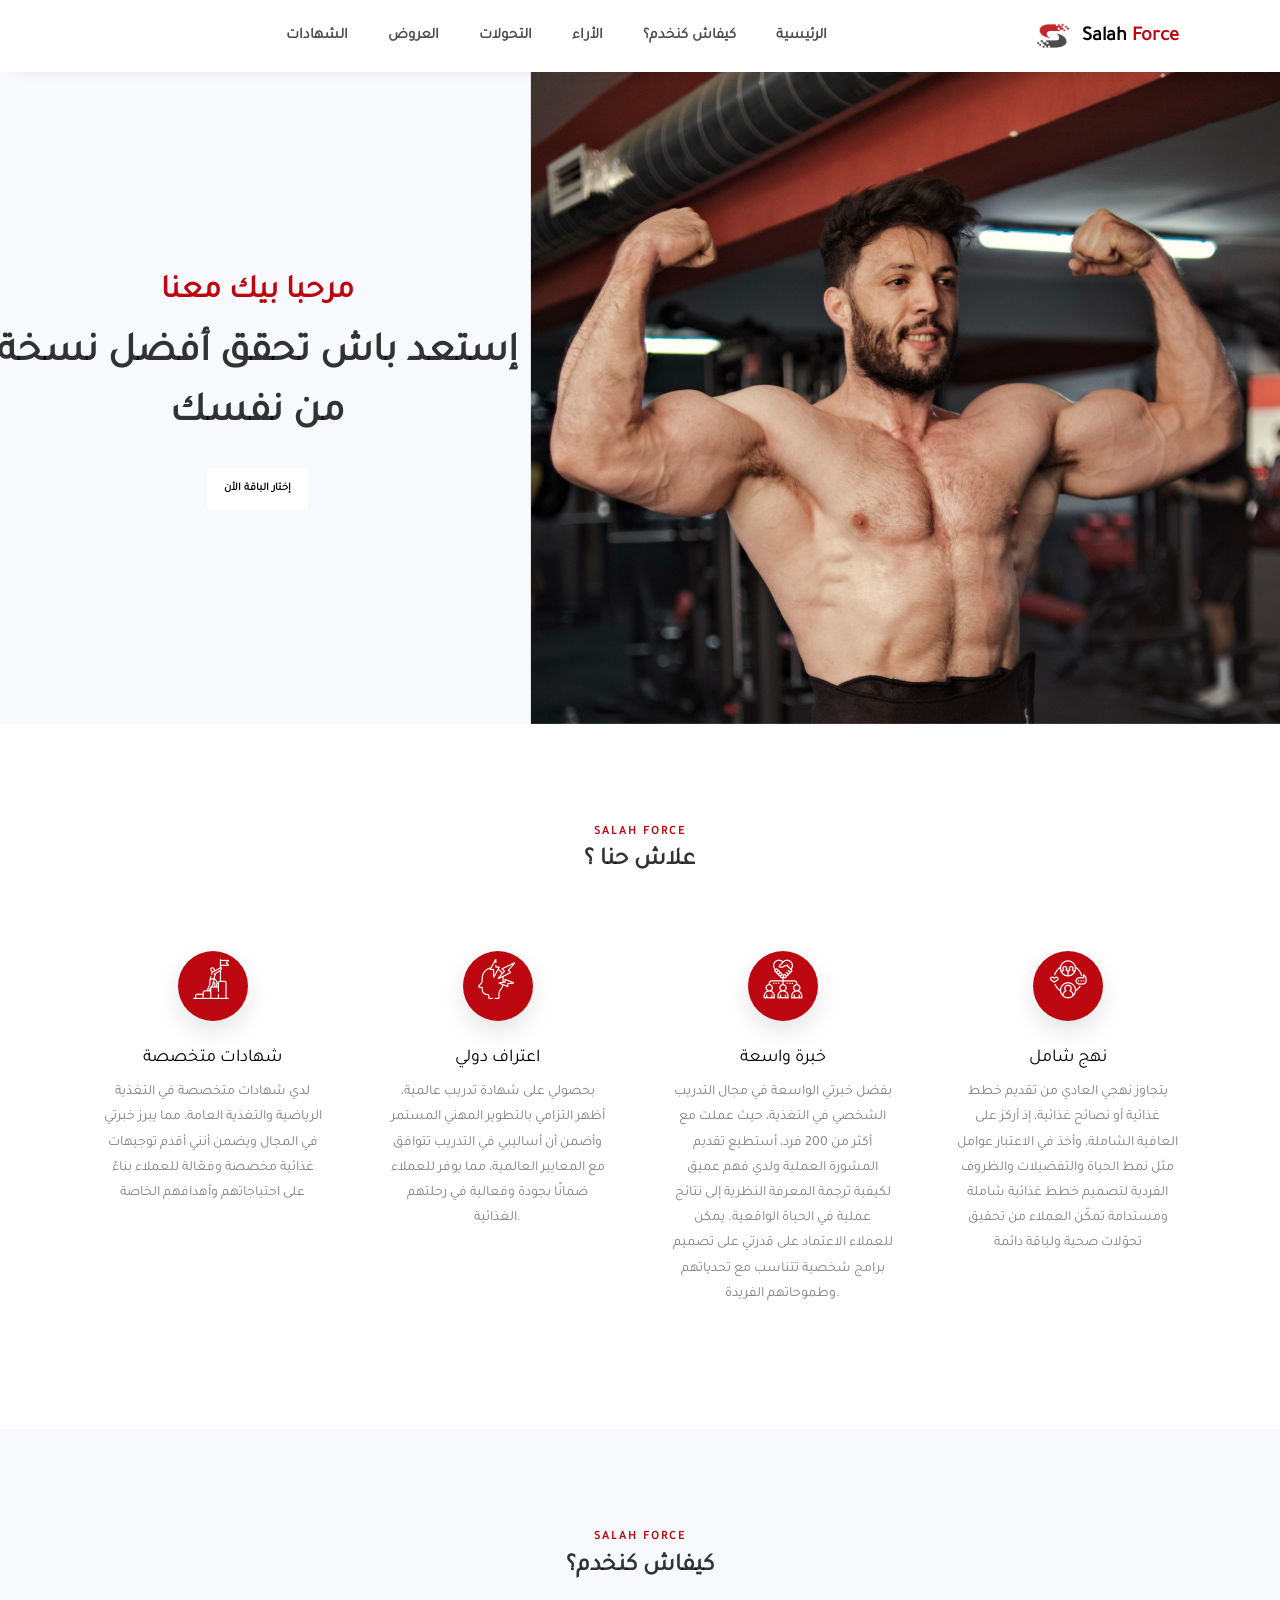
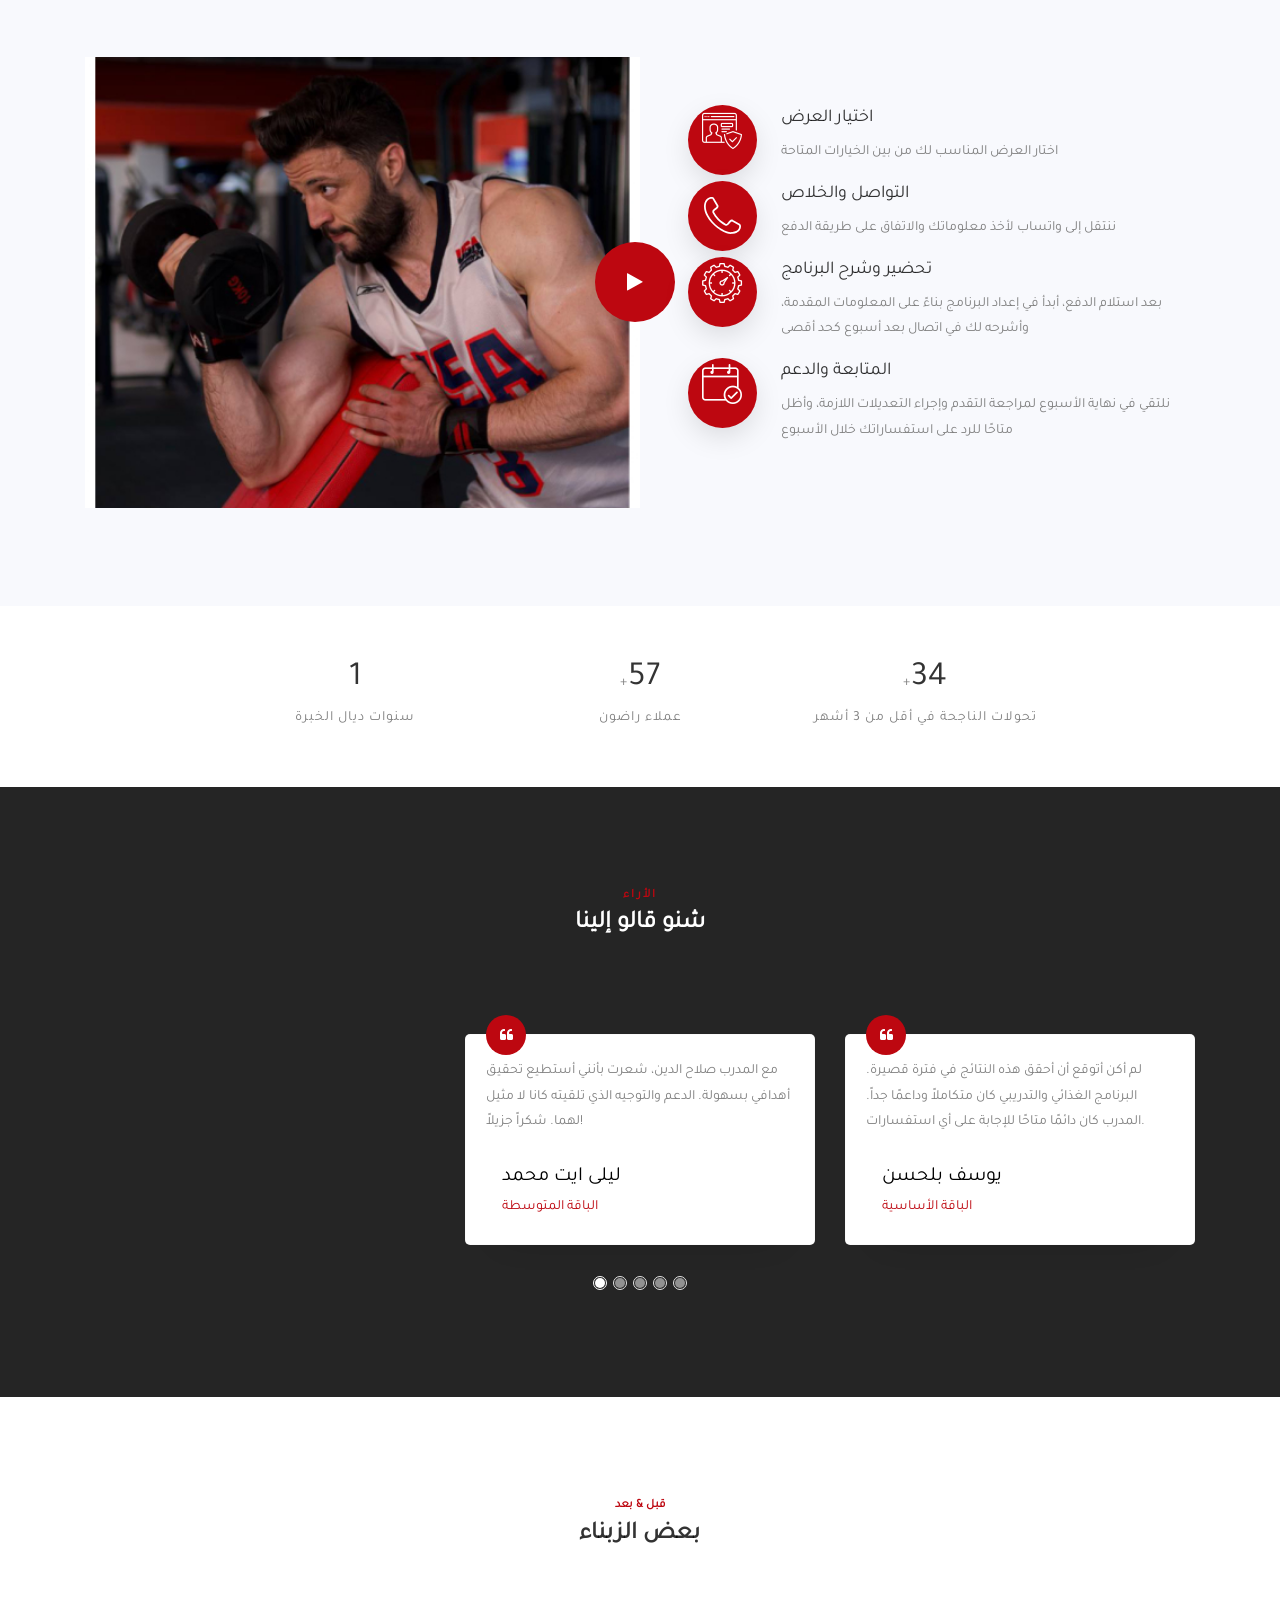
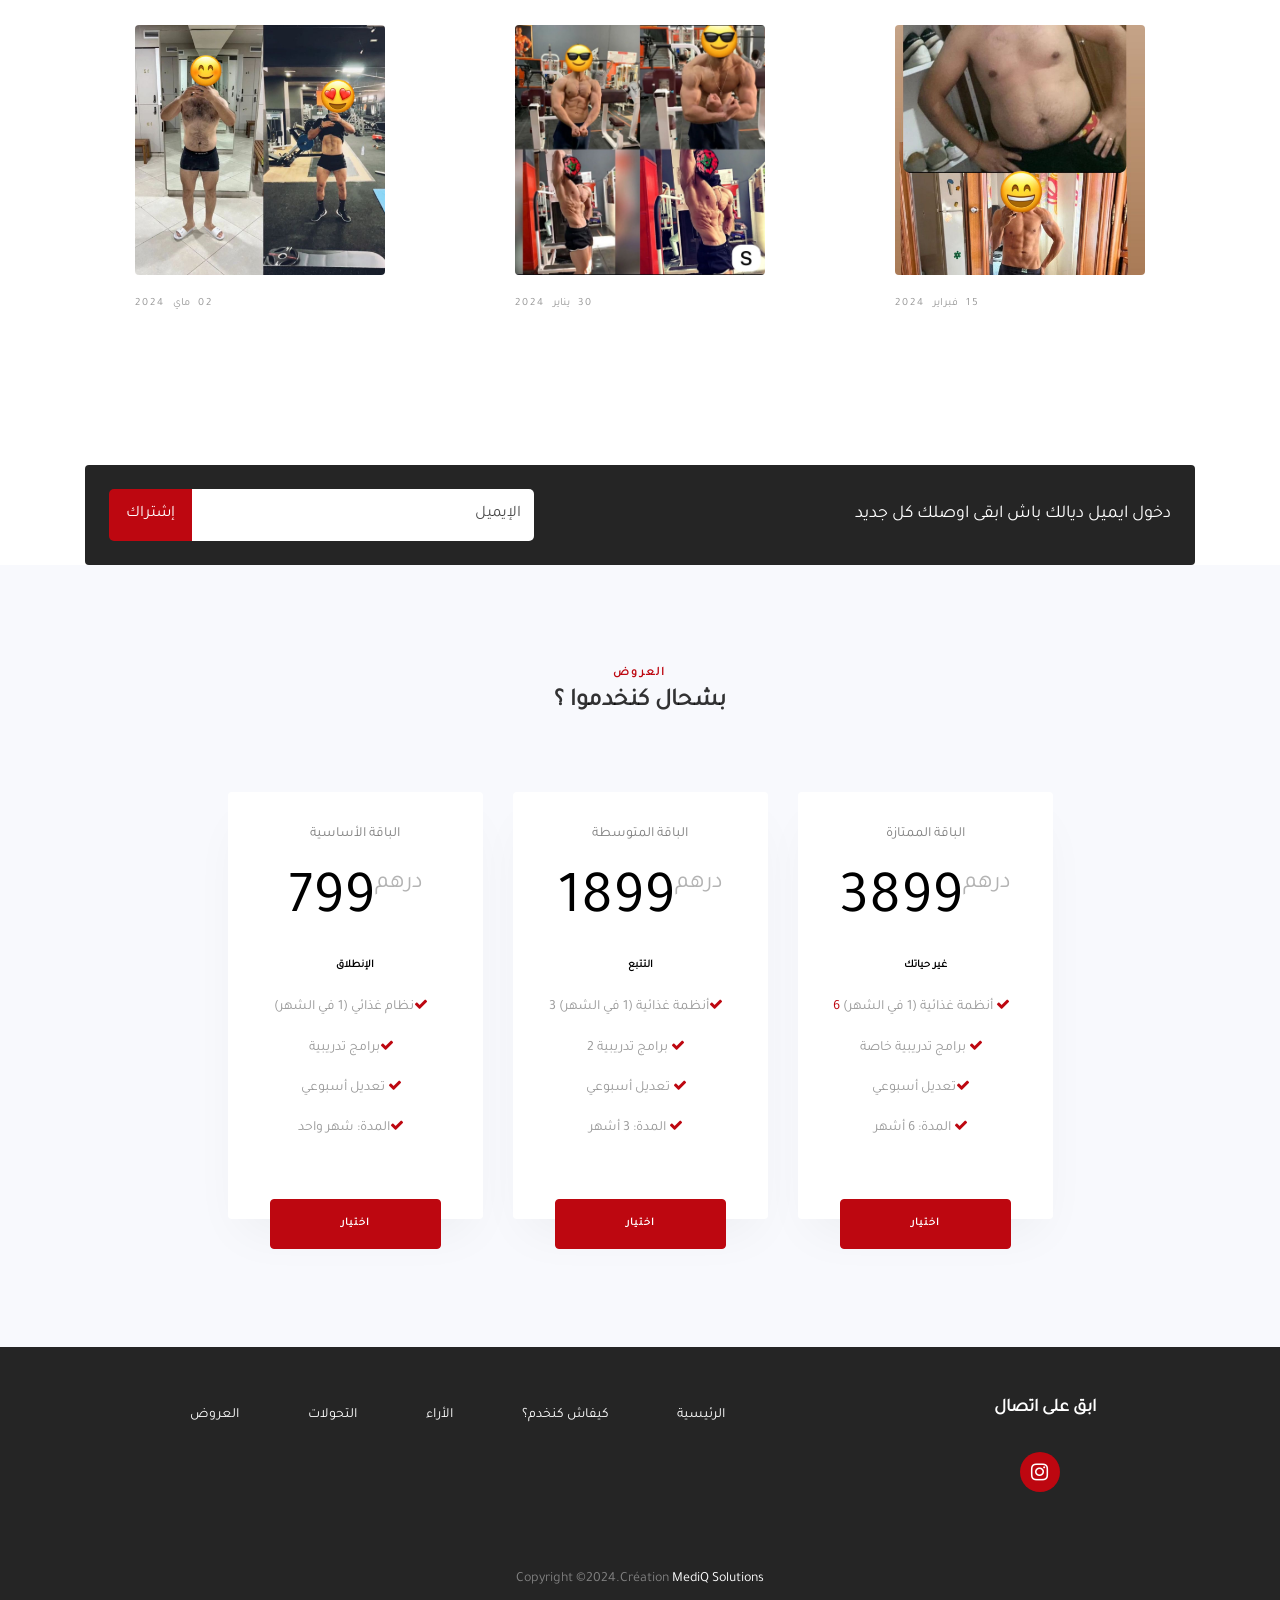
<file: index.html>
<!DOCTYPE html>
<html lang="en">
  <head>
    <title>SalahForce</title>
    <meta charset="utf-8">
    <meta name="viewport" content="width=device-width, initial-scale=1, shrink-to-fit=no">
    
	<link rel="icon" href="images/salah-logo.png" type="image/icon type">

    <link href="https://fonts.googleapis.com/css?family=Poppins:300,400,500,600,700,800,900&display=swap" rel="stylesheet">

    <link rel="stylesheet" href="https://stackpath.bootstrapcdn.com/font-awesome/4.7.0/css/font-awesome.min.css">
    <link rel="stylesheet" href="css/animate.css">
    
    <link rel="stylesheet" href="css/owl.carousel.min.css">
    <link rel="stylesheet" href="css/owl.theme.default.min.css">
    <link rel="stylesheet" href="css/magnific-popup.css">

    <link rel="stylesheet" href="css/flaticon.css">
    <link rel="stylesheet" href="css/style.css">
  </head>
  <body>

	<nav class="navbar navbar-expand-lg navbar-dark ftco_navbar bg-dark ftco-navbar-light" id="ftco-navbar" style="position:fixed;width: 100%;">
	    <div class="container">
				
			<div class="collapse navbar-collapse" id="ftco-nav">
				<ul class="navbar-nav m-auto">
					<li class="nav-item"><a href="certifications.html" class="nav-link" style="letter-spacing: 0px;" >الشهادات </a></li>
					<li class="nav-item"><a href="#prices" class="nav-link" style="letter-spacing: 0px;" >العروض</a></li>
					<li class="nav-item"><a href="#results" class="nav-link" style="letter-spacing: 0px;" >التحولات</a></li>
					<li class="nav-item"><a href="#reviews" class="nav-link" style="letter-spacing: 0px;" >الأراء</a></li>
					<li class="nav-item"><a href="#why-us" class="nav-link" style="letter-spacing: 0px;" > كيفاش كنخدم؟</a></li>
					<li class="nav-item"><a href="#home" class="nav-link" style="letter-spacing: 0px;" >الرئيسية</a></li>
				</ul>
	      	</div>
	    	<a class="navbar-brand" href="#home">
			<img src="images/salah-logo.png" width="50px">	
				Salah <span>Force</span>
			
			</a>
			<button class="navbar-toggler" type="button" data-toggle="collapse" data-target="#ftco-nav" aria-controls="ftco-nav" aria-expanded="false" aria-label="Toggle navigation">
				<span class="fa fa-bars"></span>
			</button>
	      	
	    </div>
	</nav>
    <!-- END nav -->
    

	<div class="header" style=" background: #f8f9fd !important;padding-top: 70px;" id="home">
		<div class="row d-flex flex-column flex-md-row" >
		  <div class="col col-md-5 col-sm-12 text-center ftco-animate" style="display: flex;justify-content: center;align-items: center;padding: 0;">
			<div class="text w-100">
			  <h2 style="letter-spacing: 0px; color: var(--red-coach); font-weight: 600;" class="header-head">مرحبا بيك معنا</h2>
			  <h1 class="mb-4 text-header" style="font-weight: 600;">إستعد باش تحقق أفضل نسخة من نفسك</h1>
			  <p class="price_btn_white"><a href="#prices" class="btn btn-white price_btn_white" style="letter-spacing: 0px; font-weight: 600;">إختار الباقة الأن</a></p>
			</div>
		  </div>
		  <div class="col col-md-7 col-sm-12 cover_picture" style="height: 100%;padding: 0;">
			<div class="img" style="height: 100%;">
			  <img src="images/cover-4.jpeg" style="height: 100%; width: 100%; object-fit: cover;" alt="">
			</div>
		  </div>
		</div>
	</div>
	  


    <section class="ftco-section" >
    	<div class="container">
    		<div class="row justify-content-center pb-5 mb-3">
          <div class="col-md-7 heading-section text-center ftco-animate">
			<span class="subheading">Salah Force</span>
            <h2>علاش حنا ؟</h2>
          </div>
        </div>
    		<div class="row">
          <div class="col-md-3 d-flex services align-self-stretch px-4 ftco-animate">
            <div class="d-block text-center">
              <div class="icon d-flex justify-content-center align-items-center">
            		<span class="flaticon-goal"></span>
              </div>
              <div class="media-body p-2 mt-3">
                <h3 class="heading">شهادات متخصصة</h3>
                <p>لدي شهادات متخصصة في التغذية الرياضية والتغذية العامة، مما يبرز خبرتي في المجال ويضمن أنني أقدم توجيهات غذائية مخصصة وفعّالة للعملاء بناءً على احتياجاتهم وأهدافهم الخاصة</p>
              </div>
            </div>      
          </div>
          <div class="col-md-3 d-flex services align-self-stretch px-4 ftco-animate">
            <div class="d-block text-center">
              <div class="icon d-flex justify-content-center align-items-center">
            		<span class="flaticon-stress"></span>
              </div>
              <div class="media-body p-2 mt-3">
                <h3 class="heading">اعتراف دولي</h3>
                <p>بحصولي على شهادة تدريب عالمية، أظهر التزامي بالتطوير المهني المستمر وأضمن أن أساليبي في التدريب تتوافق مع المعايير العالمية، مما يوفر للعملاء ضمانًا بجودة وفعالية في رحلتهم الغذائية.
				</p>
              </div>
            </div>    
          </div>
          <div class="col-md-3 d-flex services align-self-stretch px-4 ftco-animate">
            <div class="d-block text-center">
              <div class="icon d-flex justify-content-center align-items-center">
            		<span class="flaticon-crm"></span>
              </div>
              <div class="media-body p-2 mt-3">
                <h3 class="heading">خبرة واسعة</h3>
                <p>بفضل خبرتي الواسعة في مجال التدريب الشخصي في التغذية، حيث عملت مع أكثر من 200 فرد، أستطيع تقديم المشورة العملية ولدي فهم عميق لكيفية ترجمة المعرفة النظرية إلى نتائج عملية في الحياة الواقعية. يمكن للعملاء الاعتماد على قدرتي على تصميم برامج شخصية تتناسب مع تحدياتهم وطموحاتهم الفريدة.</p>
              </div>
            </div>      
          </div>
          <div class="col-md-3 d-flex services align-self-stretch px-4 ftco-animate">
            <div class="d-block text-center">
              <div class="icon d-flex justify-content-center align-items-center">
            		<span class="flaticon-marriage"></span>
              </div>
              <div class="media-body p-2 mt-3">
                <h3 class="heading">نهج شامل</h3>
                <p>يتجاوز نهجي العادي من تقديم خطط غذائية أو نصائح غذائية، إذ أركز على العافية الشاملة، وأخذ في الاعتبار عوامل مثل نمط الحياة والتفضيلات والظروف الفردية لتصميم خطط غذائية شاملة ومستدامة تمكّن العملاء من تحقيق تحوّلات صحية ولياقة دائمة</p>
              </div>
            </div>      
          </div>
        </div>
    	</div>
    </section>
   	
    <section class="ftco-section bg-light" id="why-us">
    	<div class="container">
    		<div class="row justify-content-center pb-5 mb-3">
          <div class="col-md-7 heading-section text-center ftco-animate">
            <span class="subheading">Salah Force</span>
			<h2>كيفاش كنخدم؟</h2>
            
          </div>
        </div>
    		<div class="row d-flex no-gutters">
    			<div class="col-md-6 d-flex">
					<div class="img img-video d-flex align-self-stretch align-items-center justify-content-center justify-content-md-end mb-4 mb-sm-0" style="background-image:url('images/coach-pic1.jpg');">
						<a href="images/coachingVideo.mp4" class="icon-video popup-video d-flex justify-content-center align-items-center">
							<span class="fa fa-play"></span>
						</a>
					</div>
				</div>
    			<div class="col-md-6 pl-md-5 py-md-5 py-sm-4 pl-sm-4">
    				<div class="services-2 w-100 d-flex">
    					<div class="icon d-flex align-items-center justify-content-center"><span class="flaticon-account"></span></div>
    					<div class="text pl-4">
    						<h4> اختيار العرض</h4>
    						<p>اختار العرض المناسب لك من بين الخيارات المتاحة	</p>
    					</div>
    				</div>
    				<div class="services-2 w-100 d-flex">
    					<div class="icon d-flex align-items-center justify-content-center">
							<?xml version="1.0" encoding="utf-8"?><svg version="1.1" id="Layer_1" xmlns="http://www.w3.org/2000/svg" xmlns:xlink="http://www.w3.org/1999/xlink" x="0px" y="0px" width="37px" height="37px" viewBox="0 0 122.88 122.267" enable-background="new 0 0 122.88 122.267" xml:space="preserve"><g><path fill="#fff" d="M33.822,50.291c4.137,7.442,8.898,14.604,15.074,21.133C55.1,77.984,62.782,83.962,72.771,89.03l0.01,0.005l0.002-0.005 c0.728,0.371,1.421,0.362,2.072,0.118c0.944-0.353,1.927-1.137,2.883-2.086c0.729-0.726,1.643-1.924,2.631-3.223 c3.846-5.054,8.601-11.301,15.314-8.193c0.142,0.065,0.276,0.141,0.402,0.226l22.373,12.852c0.08,0.046,0.157,0.095,0.23,0.147 c2.966,2.036,4.177,5.172,4.19,8.683c0.014,3.621-1.329,7.674-3.274,11.101c-2.565,4.517-6.387,7.502-10.761,9.525 c-4.17,1.928-8.798,2.954-13.267,3.608c-6.989,1.025-13.578,0.374-20.288-1.692c-6.55-2.017-13.176-5.385-20.4-9.86l-0.526-0.326 c-3.326-2.06-6.906-4.276-10.389-6.904C31.108,93.296,18.007,79.283,9.512,63.904C2.361,50.958-1.552,36.995,0.581,23.681 C1.75,16.375,4.901,9.743,10.333,5.35c4.762-3.853,11.188-5.94,19.448-5.203c0.973,0.084,1.793,0.639,2.255,1.419l0.006-0.003 l14.324,24.27c2.11,2.718,2.344,5.415,1.203,8.096c-0.943,2.218-2.892,4.251-5.476,6.168c-0.786,0.65-1.708,1.325-2.659,2.021 C36.236,44.459,32.578,47.136,33.822,50.291L33.822,50.291z M44.67,75.422C38.066,68.44,33.035,60.88,28.695,53.065 c-0.076-0.123-0.144-0.253-0.202-0.39c-3.174-7.459,2.52-11.625,7.493-15.262c0.845-0.618,1.663-1.217,2.401-1.829l0.002,0.003 c0.043-0.036,0.088-0.071,0.135-0.105c1.843-1.354,3.171-2.647,3.678-3.837c0.289-0.679,0.182-1.426-0.466-2.265 c-0.111-0.129-0.213-0.271-0.303-0.423L27.795,5.852c-5.869-0.241-10.419,1.321-13.784,4.044 c-4.239,3.429-6.723,8.759-7.674,14.699c-1.905,11.894,1.716,24.594,8.292,36.5c8.078,14.623,20.575,27.977,32.864,37.25 c3.379,2.55,6.776,4.653,9.932,6.607l0.526,0.326c6.818,4.223,13.017,7.386,19.052,9.244c5.876,1.809,11.634,2.38,17.729,1.486 c4.009-0.587,8.113-1.485,11.668-3.129c3.351-1.55,6.248-3.785,8.134-7.104c1.496-2.637,2.53-5.653,2.521-8.222 c-0.006-1.63-0.472-3.029-1.605-3.844L93.2,80.93c-2.461-1.081-5.629,3.081-8.193,6.45c-1.104,1.452-2.125,2.792-3.156,3.817 c-1.477,1.466-3.118,2.723-4.962,3.411c-2.136,0.799-4.395,0.834-6.755-0.37l0.002-0.004C59.522,88.849,51.323,82.457,44.67,75.422 L44.67,75.422z"/></g></svg>
						</div>
    					<div class="text pl-4">
    						<h4>التواصل والخلاص</h4>
    						<p>ننتقل إلى واتساب لأخذ معلوماتك والاتفاق على طريقة الدفع</p>
    					</div>
    				</div>
    				<div class="services-2 w-100 d-flex">
    					<div class="icon d-flex align-items-center justify-content-center"><span class="flaticon-performance"></span></div>
    					<div class="text pl-4">
    						<h4>تحضير وشرح البرنامج</h4>
    						<p>بعد استلام الدفع، أبدأ في إعداد البرنامج بناءً على المعلومات المقدمة، وأشرحه لك في اتصال بعد أسبوع كحد أقصى	</p>
    					</div>
    				</div>
    				<div class="services-2 w-100 d-flex">
    					<div class="icon d-flex align-items-center justify-content-center"><span class="flaticon-event"></span></div>
    					<div class="text pl-4">
    						<h4>المتابعة والدعم</h4>
    						<p>نلتقي في نهاية الأسبوع لمراجعة التقدم وإجراء التعديلات اللازمة، وأظل متاحًا للرد على استفساراتك خلال الأسبوع	</p>
    					</div>
    				</div>
	        </div>
        </div>
    	</div>
    </section>

    <section class="ftco-counter" id="section-counter">
    	<div class="container">
			<div class="row justify-content-center">
				<div class="col-md-6 col-lg-3 d-flex justify-content-center counter-wrap ftco-animate">
					<div class="block-18 text-center">
					<div class="text">
						<strong class="number" data-number="10">0</strong>
					</div>
					<div class="text">
						<span>سنوات  ديال الخبرة</span>
					</div>
					</div>
				</div>
				<div class="col-md-6 col-lg-3 d-flex justify-content-center counter-wrap ftco-animate">
					<div class="block-18 text-center">
					<div class="text d-flex justify-content-center align-items-center">
						<span>+ </span><strong class="number" data-number="500">0</strong>
					</div>
					<div class="text">
						<span>عملاء راضون</span>
					</div>
					</div>
				</div>
				<div class="col-md-6 col-lg-3 d-flex justify-content-center counter-wrap ftco-animate">
					<div class="block-18 text-center">
					<div class="text d-flex justify-content-center align-items-center">
						<span>+ </span><strong class="number" data-number="300">0</strong>
					</div>
					<div class="text">
						<span>تحولات الناجحة في أقل من 3 أشهر </span>
					</div>
					</div>
				</div>
        	</div>
    	</div>
    </section>



    <section class="ftco-section testimony-section bg-secondary" id="reviews">
      <div class="container">
        <div class="row justify-content-center pb-5 mb-3">
          <div class="col-md-7 heading-section heading-section-white text-center ftco-animate">
			<span class="subheading">الأراء </span>
			<h2>شنو قالو إلينا</h2>
          </div>
        </div>
        <div class="row ftco-animate">
          <div class="col-md-12">
            <div class="carousel-testimony owl-carousel ftco-owl">
              <div class="item">
                <div class="testimony-wrap py-4">
                	<div class="icon d-flex align-items-center justify-content-center"><span class="fa fa-quote-left"></span></div>
                  <div class="text">
                    <p class="mb-4">مع المدرب صلاح الدين، شعرت بأنني أستطيع تحقيق أهدافي بسهولة. الدعم والتوجيه الذي تلقيته كانا لا مثيل لهما. شكراً جزيلاً!</p>
                    <div class="d-flex align-items-center">
                    	
                    	<div class="pl-3">
		                    <p class="name">ليلى  ايت محمد</p>
		                    <span class="position" style="color: rgb(189 7 16);">الباقة المتوسطة </span>
		                  </div>
	                  </div>
                  </div>
                </div>
              </div>
              <div class="item">
                <div class="testimony-wrap py-4">
                	<div class="icon d-flex align-items-center justify-content-center"><span class="fa fa-quote-left"></span></div>
                  <div class="text">
                    <p class="mb-4">لم أكن أتوقع أن أحقق هذه النتائج في فترة قصيرة. البرنامج الغذائي والتدريبي كان متكاملاً وداعمًا جداً. المدرب كان دائمًا متاحًا للإجابة على أي استفسارات.</p>
                    <div class="d-flex align-items-center">
                    	
                    	<div class="pl-3">
		                    <p class="name">يوسف بلحسن</p>
		                    <span class="position" style="color: rgb(189 7 16);">الباقة الأساسية</span>
		                  </div>
	                  </div>
                  </div>
                </div>
              </div>
              <div class="item">
                <div class="testimony-wrap py-4">
                	<div class="icon d-flex align-items-center justify-content-center"><span class="fa fa-quote-left"></span></div>
                  <div class="text">
                    <p class="mb-4">التدريب مع صلاح الدين كان تجربة مميزة. فهمي للتغذية واللياقة تحسن بشكل كبير، وأشعر بالثقة في تحقيق أهدافي الصحية.</p>
                    <div class="d-flex align-items-center">
                    	
                    	<div class="pl-3">
		                    <p class="name">فاطمة الزهراء</p>
		                    <span class="position" style="color: rgb(189 7 16);">الباقة المتوسطة</span>
		                  </div>
	                  </div>
                  </div>
                </div>
              </div>
              <div class="item">
                <div class="testimony-wrap py-4">
                	<div class="icon d-flex align-items-center justify-content-center"><span class="fa fa-quote-left"></span></div>
                  <div class="text">
                    <p class="mb-4">مدرب محترف بمعنى الكلمة. البرنامج كان موجهًا لاحتياجاتي الخاصة وشعرت بتحسن كبير في طاقتي ولياقتي البدنية. أنصح الجميع بتجربة هذا التدريب.</p>
                    <div class="d-flex align-items-center">
                    
                    	<div class="pl-3">
		                    <p class="name">سعيد الكعبي</p>
		                    <span class="position" style="color: rgb(189 7 16);">الباقة الممتازة</span>
		                  </div>
	                  </div>
                  </div>
                </div>
              </div>
              <div class="item">
                <div class="testimony-wrap py-4">
                	<div class="icon d-flex align-items-center justify-content-center"><span class="fa fa-quote-left"></span></div>
                  <div class="text">
                    <p class="mb-4">تجربتي مع التدريب كانت رائعة. البرنامج كان مخصصًا تمامًا لاحتياجاتي، وشعرت بتحسن كبير في لياقتي وصحتي. أنصح بشدة بهذا التدريب.</p>
                    <div class="d-flex align-items-center">
                    	
                    	<div class="pl-3">
		                    <p class="name">أحمد العلوي</p>
		                    <span class="position" style="color: rgb(189 7 16);">الباقة المتوسطة</span>
		                  </div>
	                  </div>
                  </div>
                </div>
              </div>
            </div>
          </div>
        </div>
      </div>
    </section>

    <section class="ftco-section" id="results">
      <div class="container">
        <div class="row justify-content-center pb-5 mb-3">
          <div class="col-md-7 heading-section text-center ftco-animate">
			<span class="subheading" style="letter-spacing: 0px;">قبل &amp; بعد</span>
            <h2>بعض الزبناء</h2>
          </div>
        </div>
        <div class="row d-flex">
          <div class="col-md-4 d-flex justify-content-center ftco-animate">
            <div class="blog-entry align-self-stretch">
              <a href="blog-single.html" class="block-20 rounded" style="background-image: url('images/transformation1.jpeg');">
              </a>
              <div class="text mt-3">
              	<div class="meta mb-2">
					<div><a href="#">2024 </a></div>
					<div><a href="#" style="letter-spacing: 0px;">ماي </a></div>
					<div><a href="#">02</a></div>
                </div>
              </div>
            </div>
          </div>
          <div class="col-md-4 d-flex justify-content-center ftco-animate">
            <div class="blog-entry align-self-stretch">
              <a href="blog-single.html" class="block-20 rounded" style="background-image: url('images/transformation2.jpeg');">
              </a>
              <div class="text mt-3">
              	<div class="meta mb-2">
					<div><a href="#">2024 </a></div>
                  <div><a href="#" style="letter-spacing: 0px;">يناير </a></div>
                  <div><a href="#">30</a></div>
                </div>
              </div>
            </div>
          </div>
          <div class="col-md-4 d-flex justify-content-center ftco-animate">
            <div class="blog-entry align-self-stretch">
              <a href="blog-single.html" class="block-20 rounded" style="background-image: url('images/transformation3.jpeg');">
              </a>
              <div class="text mt-3">
              	<div class="meta mb-2">
					<div><a href="#">2024 </a></div>
					<div><a href="#" style="letter-spacing: 0px;">فبراير </a></div>
					<div><a href="#">15</a></div>
                </div>
              </div>
            </div>
          </div>
        </div>
      </div>
    </section>
		

    <section class="ftco-section ftco-no-pb ftco-no-pt">
      <div class="container">
      	<div class="row">
	      	<div class="col-md-12">
	      		<div class="bg-secondary w-100 rounded p-4">
	        		<div class="row">
						<div class="col-md-5 d-flex align-items-center">
							<form action="#" class="subscribe-form">
							  	<div class="form-group d-flex">
									<input type="submit" value="إشتراك" class="submit px-3">
									<input type="text" class="form-control" placeholder="الإيميل">
							  	</div>
							</form>
						</div>
						<div class="col-md-7 d-flex align-items-center justify-content-md-end email-section">
							<h2 class="mb-3 mb-sm-0" style="color:#fff; font-size: 18px;">دخول ايميل ديالك باش ابقى اوصلك كل جديد</h2>
						</div>
			          
		          	</div>
			      </div>
			    </div>
			  </div>
      </div>
    </section>

    <section class="ftco-section bg-light" id="prices">
    	<div class="container">
    		<div class="row justify-content-center pb-5 mb-3">
          <div class="col-md-7 heading-section text-center ftco-animate">
            <span class="subheading">العروض</span>
            <h2>بشحال كنخدموا ؟</h2>
          </div>
        </div>
    		<div class="row justify-content-center">
			
	        <div class="col-md-6 col-lg-3 ftco-animate">
	          <div class="block-7">
	            <div class="text-center">
				<span>الباقة الأساسية</span>
	            <span class="price"><span class="number">799</span><sup>درهم</sup></span>
	            <span class="excerpt d-block" style="letter-spacing: 0px;" > الإنطلاق</span>
	            
	            <ul class="pricing-text mb-5">
					<li> نظام غذائي (1 في الشهر)<span class="fa fa-check mr-2"></span></li>
					<li>برامج تدريبية<span class="fa fa-check mr-2"></span></li>
					<li>تعديل أسبوعي <span class="fa fa-check mr-2"></span></li>
					<li>المدة: شهر واحد<span class="fa fa-check mr-2"></span></li>
	            </ul>

				
				<a href="https://wa.me/212664118036?text=Starter%20Pack%20!" class="btn btn-primary d-block px-2 py-3">اختيار</a>
	            </div>
	          </div>
	        </div>
	        <div class="col-md-6 col-lg-3 ftco-animate">
	          	<div class="block-7">
					<div class="text-center">
					<span>الباقة المتوسطة</span>
					<span class="price"> <span class="number">1899</span><sup>درهم</sup></span>
					<span class="excerpt d-block" style="letter-spacing: 0px;" >التتبع</span>
					
					<ul class="pricing-text mb-5">
						<li>3 أنظمة غذائية (1 في الشهر)<span class="fa fa-check mr-2"></span></li>
						<li>2 برامج تدريبية <span class="fa fa-check mr-2"></span></li>
						<li>تعديل أسبوعي <span class="fa fa-check mr-2"></span></li>
						<li>المدة: 3 أشهر <span class="fa fa-check mr-2"></span></li>
					</ul>

					
				<a href="https://wa.me/212664118036?text=Pack%20Medium%20!" class="btn btn-primary d-block px-2 py-3">اختيار</a>
					</div>
	          	</div>
	        </div>
	        <div class="col-md-6 col-lg-3 ftco-animate">
	          <div class="block-7">
	            <div class="text-center">
				<span>الباقة الممتازة</span>
	            <span class="price"> <span class="number">3899</span><sup>درهم</sup></span>
	            <span class="excerpt d-block" style="letter-spacing: 0px;" >غير حياتك </span>
	           
	            <ul class="pricing-text mb-5">
					<li> أنظمة غذائية (1 في الشهر) <span style="color: rgb(189 7 16);">6</span> <span class="fa fa-check mr-2"></span></li>
					<li>برامج تدريبية خاصة <span class="fa fa-check mr-2"></span></li>
					<li>تعديل أسبوعي<span class="fa fa-check mr-2"></span></li>
					<li>المدة: 6 أشهر <span class="fa fa-check mr-2"></span></li>
	            </ul>
				<a href="https://wa.me/212664118036?text=Pack%20Premium%20!" class="btn btn-primary d-block px-2 py-3">اختيار</a>

	            </div>
	          </div>
	        </div>
	      </div>
    	</div>
    </section>


    <footer class="footer">
			<div class="container-fluid px-lg-5">
						<div class="row">
							<div class="col-md-8 py-5">
								<div class="row justify-content-center">
									<div class="col-md-12 col-lg-10">
										<div class="row">
											<div class="col-md-12 mb-md-0 mb-4">
												<ul class="footer-nav m-auto row">
													<li class="nav-item"><a href="#prices" class="nav-link" >العروض</a></li>
													<li class="nav-item "><a href="#results" class="nav-link" >التحولات</a></li>
													<li class="nav-item "><a href="#reviews" class="nav-link" >الأراء</a></li>
													<li class="nav-item "><a href="#why-us" class="nav-link" > كيفاش كنخدم؟</a></li>
													<li class="nav-item "><a href="#home" class="nav-link" >الرئيسية</a></li>
												</ul>
											</div>
										</div>
									</div>
								</div>
							</div> 
							<div class="col-md-4 mb-md-0 mb-4 py-5">
								<h2 class="footer-heading">ابق على اتصال</h2>
								<ul class="ftco-footer-social p-0">
									<li class="ftco-animate"><a target="_blank" href="https://www.instagram.com/salah__e_eddine/" data-toggle="tooltip" data-placement="top" title="Instagram"><span class="fa fa-instagram"></span></a></li>
								</ul>
							</div>
							
						</div>
						<div class="row text-center">
							<div class="col-md-12">
								<p class="copyright">
					  			Copyright &copy;2024.Création <a href="https://www.linkedin.com/in/mehdi-ben-marzouq/" target="_blank">MediQ Solutions</a></p>
							</div>
						</div>
			</div>
		</footer>
		
  <!-- loader -->
  <div id="ftco-loader" class="show fullscreen"><svg class="circular" width="48px" height="48px"><circle class="path-bg" cx="24" cy="24" r="22" fill="none" stroke-width="4" stroke="#eeeeee"/><circle class="path" cx="24" cy="24" r="22" fill="none" stroke-width="4" stroke-miterlimit="10" stroke="#F96D00"/></svg></div>





  <script src="js/jquery.min.js"></script>
  <script src="js/jquery-migrate-3.0.1.min.js"></script>
  <script src="js/popper.min.js"></script>
  <script src="js/bootstrap.min.js"></script>
  <script src="js/jquery.easing.1.3.js"></script>
  <script src="js/jquery.waypoints.min.js"></script>
  <script src="js/jquery.stellar.min.js"></script>
  <script src="js/jquery.animateNumber.min.js"></script>
  <script src="js/owl.carousel.min.js"></script>
  <script src="js/jquery.magnific-popup.min.js"></script>
  <script src="js/scrollax.min.js"></script>

  <script src="js/main.js"></script>

  </body>
</html>
</file>
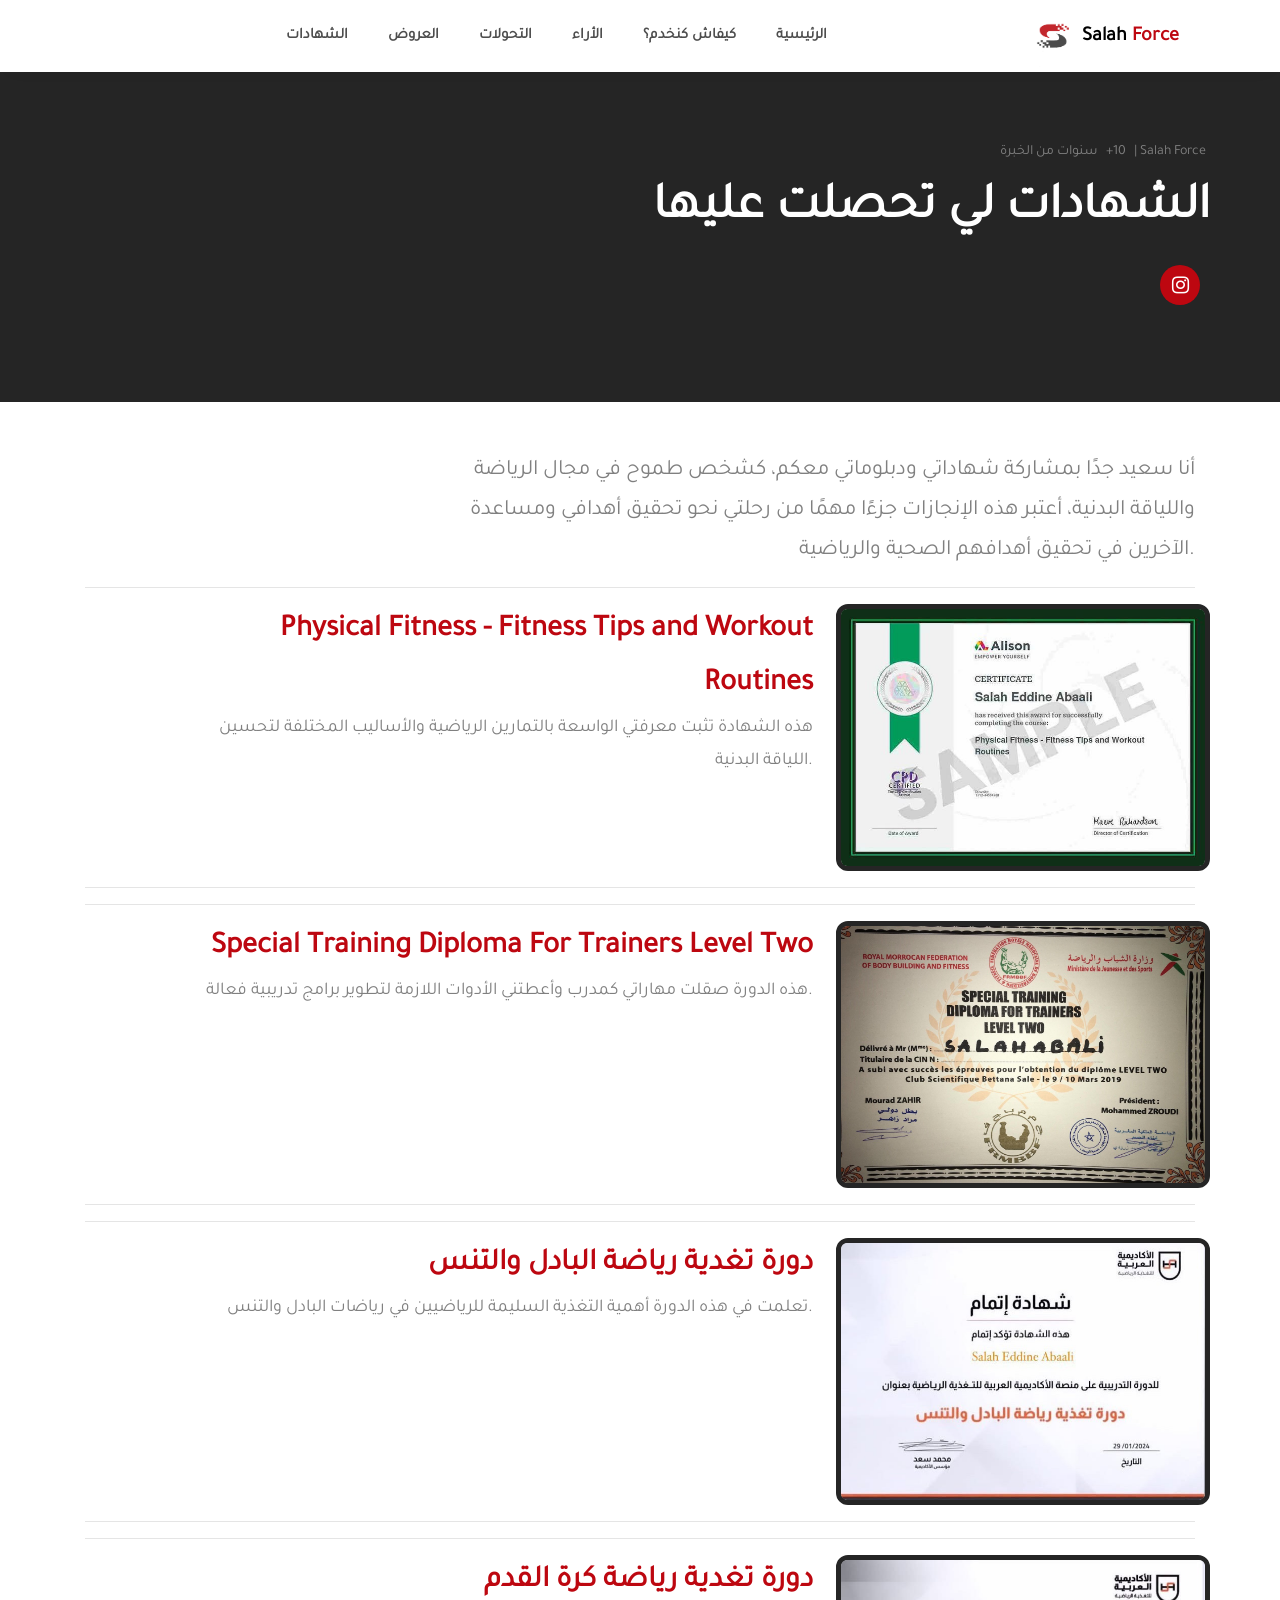
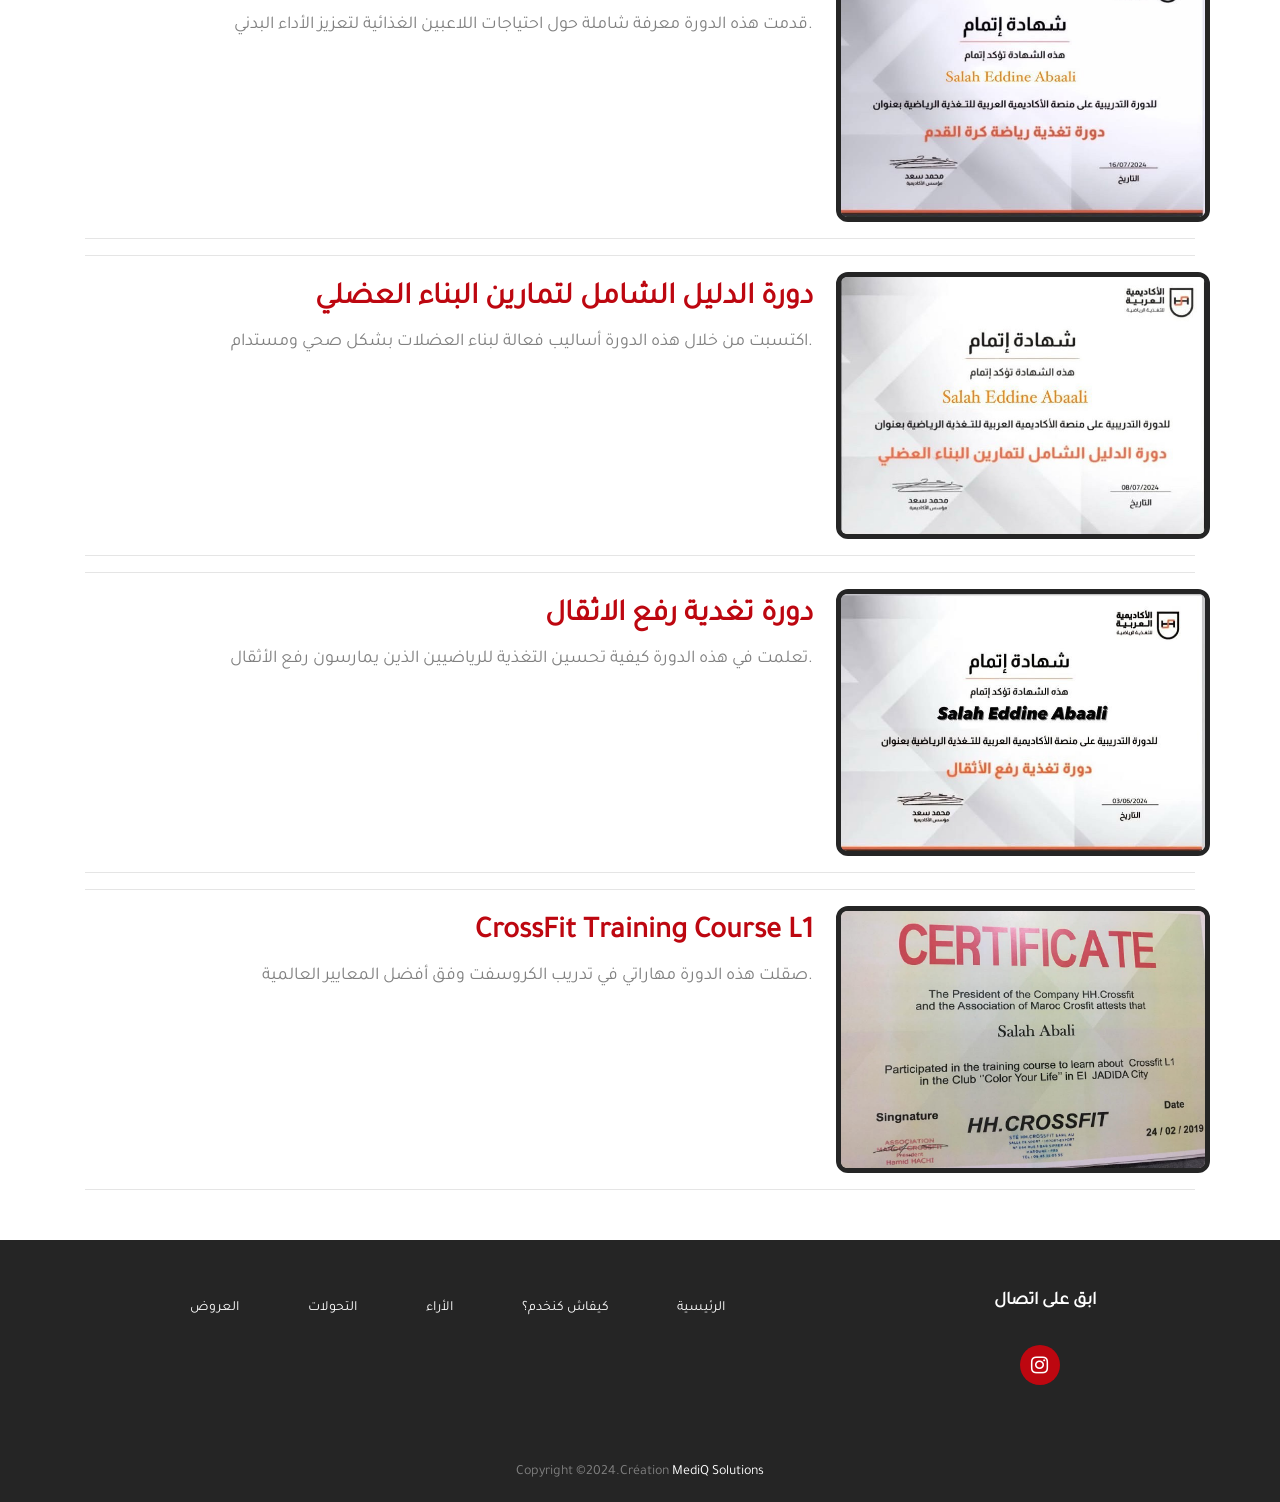
<file: certifications.html>
<!DOCTYPE html>
<html lang="en">
<head>
    <meta charset="UTF-8">
    <meta name="viewport" content="width=device-width, initial-scale=1.0">
    <link rel="icon" href="images/salah-logo.png" type="image/icon type">

    <link href="https://fonts.googleapis.com/css?family=Poppins:300,400,500,600,700,800,900&display=swap" rel="stylesheet">

    <link rel="stylesheet" href="https://stackpath.bootstrapcdn.com/font-awesome/4.7.0/css/font-awesome.min.css">
    <link rel="stylesheet" href="css/animate.css">
    
    <link rel="stylesheet" href="css/owl.carousel.min.css">
    <link rel="stylesheet" href="css/owl.theme.default.min.css">
    <link rel="stylesheet" href="css/magnific-popup.css">

    <link rel="stylesheet" href="css/flaticon.css">
    <link rel="stylesheet" href="css/style.css">

    <title>الشهادات</title>
</head>
<body>
    <nav class="navbar navbar-expand-lg navbar-dark ftco_navbar bg-dark ftco-navbar-light" id="ftco-navbar" style="position:fixed;width: 100%;">
	    <div class="container">
				
			<div class="collapse navbar-collapse" id="ftco-nav">
				<ul class="navbar-nav m-auto">
					<li class="nav-item"><a href="#certifications_title" class="nav-link" style="letter-spacing: 0px;" >الشهادات</a></li>
					<li class="nav-item"><a href="index.html#prices" class="nav-link" style="letter-spacing: 0px;" >العروض</a></li>
					<li class="nav-item"><a href="index.html#results" class="nav-link" style="letter-spacing: 0px;" >التحولات</a></li>
					<li class="nav-item"><a href="index.html#reviews" class="nav-link" style="letter-spacing: 0px;" >الأراء</a></li>
					<li class="nav-item"><a href="index.html#why-us" class="nav-link" style="letter-spacing: 0px;" > كيفاش كنخدم؟</a></li>
					<li class="nav-item"><a href="index.html#home" class="nav-link" style="letter-spacing: 0px;" >الرئيسية</a></li>
				</ul>
	      	</div>
	    	<a class="navbar-brand" href="index.html">
                <img src="images/salah-logo.png" width="50px">	
                    Salah <span>Force</span>
			
			</a>
			<button class="navbar-toggler" type="button" data-toggle="collapse" data-target="#ftco-nav" aria-controls="ftco-nav" aria-expanded="false" aria-label="Toggle navigation">
				<span class="fa fa-bars"></span>
			</button>
	      	
	    </div>
	</nav>

    <header class="certifications_title" id="certifications_title">
        <div class="container certifications_container">
            <div class="subtitle d-flex justify-content-md-end">
                
                  <span class="mx-1">سنوات من الخبرة </span>
                  <div class="mx-1"> +10</div>
                  <span class="mx-1">|  Salah Force </span>
            </div>
            <div class="title">
                الشهادات لي تحصلت عليها 
            </div>
            <div class="socials">
                
                <ul class="ftco-footer-social p-0" >
                    <li class="ftco-animate">
                        <a target="_blank" href="https://www.instagram.com/salah__e_eddine/" data-toggle="tooltip" data-placement="top" title="Instagram"><span class="fa fa-instagram" style="color: #fff;"></span></a></li>
                </ul>
            </div>
        </div>
    </header>

    <div class="certifications_content">
        <div class="container ">
            <div class="introduction row" style="flex-direction: row-reverse;">
                <span class="col-8 " style="font-size: 22px;">
                
                    أنا سعيد جدًا بمشاركة شهاداتي ودبلوماتي معكم، كشخص طموح في مجال الرياضة واللياقة البدنية، أعتبر هذه الإنجازات جزءًا مهمًا من رحلتي نحو تحقيق أهدافي ومساعدة الآخرين في تحقيق أهدافهم الصحية والرياضية.
                
                </span>
            </div>
            <div class="certifications_section">
                <hr>
                <section class="row certif_section" style="flex-direction: row-reverse;">
                    <div class="certif_image border-black-certif">
                        <img class="border-image-certif" src="images/certifications/certification_1.jpg" alt="">
                    </div> 
                    <div class="certif_container col-7 mx-2">
                        <div class="certif_title" 
                            
                                >
                                Physical Fitness - Fitness Tips and Workout Routines
                        </div>
                        <div class="certif_content"  
                            
                                >
                                هذه الشهادة تثبت معرفتي الواسعة بالتمارين الرياضية والأساليب المختلفة لتحسين اللياقة البدنية.
                        </div>
                    </div>
                    
                </section>
                <hr>

                <hr>
                <section class="row certif_section" style="flex-direction: row-reverse;">
                    <div class="certif_image border-black-certif">
                        <img class="border-image-certif" src="images/certifications/certification_8.jpg" alt="">
                    </div> 
                    <div class="certif_container col-7 mx-2">
                        <div class="certif_title" 
                                >
                            Special Training Diploma For Trainers Level Two
                        </div>
                        <div class="certif_content"  
                                >
                                هذه الدورة صقلت مهاراتي كمدرب وأعطتني الأدوات اللازمة لتطوير برامج تدريبية فعالة.
                            </div>
                    </div>
                    
                </section>
                <hr>


                <hr>
                <section class="row certif_section" style="flex-direction: row-reverse;">
                    <div class="certif_image border-black-certif" >
                        <img class="border-image-certif" src="images/certifications/certification_2.jpg" alt="">
                    </div> 
                    <div class="certif_container col-7 mx-2">
                        <div class="certif_title" 
                                >
                                دورة تغدية رياضة البادل والتنس 
                        </div>
                        <div class="certif_content"  
                                >
                                تعلمت في هذه الدورة أهمية التغذية السليمة للرياضيين في رياضات البادل والتنس.
                            </div>
                    </div>
                    
                </section>
                <hr>

                <hr>
                <section class="row certif_section" style="flex-direction: row-reverse;">
                    <div class="certif_image border-black-certif">
                        <img class="border-image-certif" src="images/certifications/certification_3.jpg" alt="">
                    </div> 
                    <div class="certif_container col-7 mx-2">
                        <div class="certif_title" 
                                >
                                دورة تغدية رياضة كرة القدم 
                        </div>
                        <div class="certif_content"  
                                >
                                قدمت هذه الدورة معرفة شاملة حول احتياجات اللاعبين الغذائية لتعزيز الأداء البدني.
                            </div>
                    </div>
                    
                </section>
                <hr>

                <hr>
                <section class="row certif_section" style="flex-direction: row-reverse;">
                    <div class="certif_image border-black-certif">
                        <img class="border-image-certif" src="images/certifications/certification_4.jpg" alt="">
                    </div> 
                    <div class="certif_container col-7 mx-2">
                        <div class="certif_title" 
                                >
                                دورة  الدليل الشامل لتمارين البناء العضلي 
                        </div>
                        <div class="certif_content" 
                                >
                                اكتسبت من خلال هذه الدورة أساليب فعالة لبناء العضلات بشكل صحي ومستدام.
                            </div>
                    </div>
                    
                </section>
                <hr>

                <hr>
                <section class="row certif_section" style="flex-direction: row-reverse;">
                    <div class="certif_image border-black-certif">
                        <img class="border-image-certif" src="images/certifications/certification_6.jpg" alt="">
                    </div> 
                    <div class="certif_container col-7 mx-2">
                        <div class="certif_title" 
                                >
                                دورة تغدية رفع الاثقال
                        </div>
                        <div class="certif_content"  
                                >
                                تعلمت في هذه الدورة كيفية تحسين التغذية للرياضيين الذين يمارسون رفع الأثقال.
                            </div>
                    </div>
                    
                </section>
                <hr>

                <hr>
                <section class="row certif_section" style="flex-direction: row-reverse;">
                    <div class="certif_image border-black-certif">
                        <img class="border-image-certif" src="images/certifications/certification_7.jpg" alt="">
                    </div> 
                    <div class="certif_container col-7 mx-2">
                        <div class="certif_title" 
                                >
                            CrossFit Training Course L1
                        </div>
                        <div class="certif_content"  
                                >
                                صقلت هذه الدورة مهاراتي في تدريب الكروسفت وفق أفضل المعايير العالمية.
                            </div>
                    </div>
                    
                </section>
                <hr>

                
            </div>
        </div>
        

    </div>


    <footer class="footer">
        <div class="container-fluid px-lg-5">
                    <div class="row">
                        <div class="col-md-8 py-5">
                            <div class="row justify-content-center">
                                <div class="col-md-12 col-lg-10">
                                    <div class="row">
                                        <div class="col-md-12 mb-md-0 mb-4">
                                            <ul class="footer-nav m-auto row">
                                                <li class="nav-item"><a href="index.html#prices" class="nav-link" >العروض</a></li>
                                                <li class="nav-item"><a href="index.html#results" class="nav-link" >التحولات</a></li>
                                                <li class="nav-item "><a href="index.html#reviews" class="nav-link" >الأراء</a></li>
                                                <li class="nav-item "><a href="index.html#why-us" class="nav-link" > كيفاش كنخدم؟</a></li>
                                                <li class="nav-item "><a href="index.html#home" class="nav-link" >الرئيسية</a></li>
                                            </ul>
                                        </div>
                                    </div>
                                </div>
                            </div>
                        </div> 
                        <div class="col-md-4 mb-md-0 mb-4 py-5">
                            <h2 class="footer-heading">ابق على اتصال</h2>
                            <ul class="ftco-footer-social p-0">
                                <li class="ftco-animate"><a target="_blank" href="https://www.instagram.com/salah__e_eddine/" data-toggle="tooltip" data-placement="top" title="Instagram"><span class="fa fa-instagram"></span></a></li>
                            </ul>
                        </div>
                        
                    </div>
                    <div class="row text-center">
                        <div class="col-md-12">
                            <p class="copyright">
                              Copyright &copy;2024.Création <a href="https://www.linkedin.com/in/mehdi-ben-marzouq/" target="_blank">MediQ Solutions</a></p>
                        </div>
                    </div>
        </div>
    </footer>
    


  <script src="js/jquery.min.js"></script>
  <script src="js/jquery-migrate-3.0.1.min.js"></script>
  <script src="js/popper.min.js"></script>
  <script src="js/bootstrap.min.js"></script>
  <script src="js/jquery.easing.1.3.js"></script>
  <script src="js/jquery.waypoints.min.js"></script>
  <script src="js/jquery.stellar.min.js"></script>
  <script src="js/jquery.animateNumber.min.js"></script>
  <script src="js/owl.carousel.min.js"></script>
  <script src="js/jquery.magnific-popup.min.js"></script>
  <script src="js/scrollax.min.js"></script>

  <script src="js/main.js"></script>
</body>
</html>
</file>
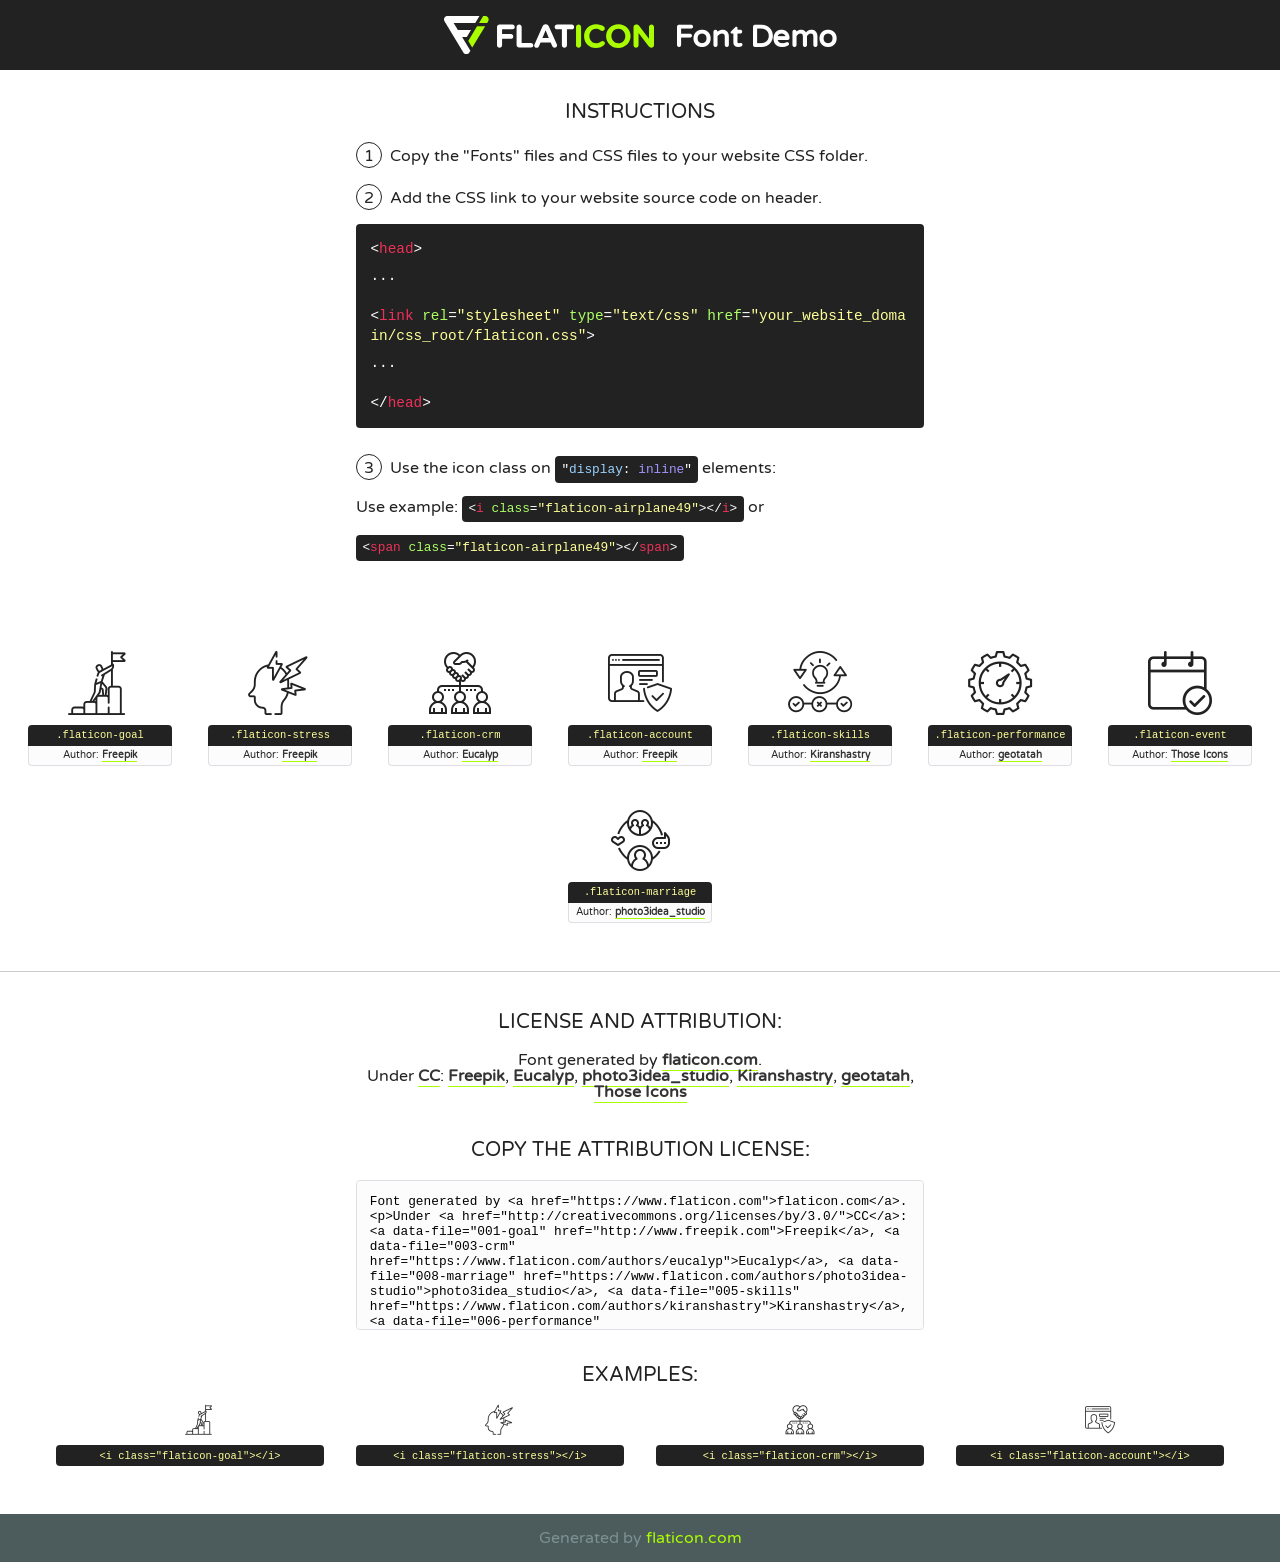
<file: fonts/flaticon/font/flaticon.html>
<!DOCTYPE html>
<!--
  Flaticon icon font: Flaticon
  Creation date: 10/02/2020 02:17
-->
<html>
<!DOCTYPE html>
<html>

<head>
    <title>Flaticon WebFont</title>
    <link href="http://fonts.googleapis.com/css?family=Varela+Round" rel="stylesheet" type="text/css" />
    <link rel="stylesheet" type="text/css" href="flaticon.css">
    <meta charset="UTF-8">
    <style>
    html, body, div, span, applet, object, iframe,
    h1, h2, h3, h4, h5, h6, p, blockquote, pre,
    a, abbr, acronym, address, big, cite, code,
    del, dfn, em, img, ins, kbd, q, s, samp,
    small, strike, strong, sub, sup, tt, var,
    b, u, i, center,
    dl, dt, dd, ol, ul, li,
    fieldset, form, label, legend,
    table, caption, tbody, tfoot, thead, tr, th, td,
    article, aside, canvas, details, embed, 
    figure, figcaption, footer, header, hgroup, 
    menu, nav, output, ruby, section, summary,
    time, mark, audio, video {
        margin: 0;
        padding: 0;
        border: 0;
        font-size: 100%;
        font: inherit;
        vertical-align: baseline;
    }
    /* HTML5 display-role reset for older browsers */
    article, aside, details, figcaption, figure, 
    footer, header, hgroup, menu, nav, section {
        display: block;
    }
    body {
        line-height: 1;
    }
    ol, ul {
        list-style: none;
    }
    blockquote, q {
        quotes: none;
    }
    blockquote:before, blockquote:after,
    q:before, q:after {
        content: '';
        content: none;
    }
    table {
        border-collapse: collapse;
        border-spacing: 0;
    }
    body {
        font-family: 'Varela Round', Helvetica, Arial, sans-serif;
        font-size: 16px;
        color: #222;
    }
    a {
        color: #333;
        border-bottom: 1px solid #a9fd00;
        font-weight: bold;
        text-decoration: none;
    }
    * {
        -moz-box-sizing: border-box;
        -webkit-box-sizing: border-box;
        box-sizing: border-box;
        margin: 0;
        padding: 0;
    }
    [class^="flaticon-"]:before, [class*=" flaticon-"]:before, [class^="flaticon-"]:after, [class*=" flaticon-"]:after {
        font-family: Flaticon;
        font-size: 30px;
        font-style: normal;
        margin-left: 20px;
        color: #333;
    }
    .wrapper {
        max-width: 600px;
        margin: auto;
        padding: 0 1em;
    }
    .title {
        font-size: 1.25em;
        text-align: center;
        margin-bottom: 1em;
        text-transform: uppercase;
    }
    header {
        text-align: center;
        background-color: #222;
        color: #fff;
        padding: 1em;
    }
    header .logo {
        width: 210px;
        height: 38px;
        display: inline-block;
        vertical-align: middle;
        margin-right: 1em;
        border: none;
    }
    header strong {
        font-size: 1.95em;
        font-weight: bold;
        vertical-align: middle;
        margin-top: 5px;
        display: inline-block;
    }
    .demo {
        margin: 2em auto;
        line-height: 1.25em;
    }
    .demo ul li {
        margin-bottom: 1em;
    }
    .demo ul li .num {
        color: #222;
        border-radius: 20px;
        display: inline-block;
        width: 26px;
        padding: 3px;
        height: 26px;
        text-align: center;
        margin-right: 0.5em;
        border: 1px solid #222;
    }
    .demo ul li code {
        background-color: #222;
        border-radius: 4px;
        padding: 0.25em 0.5em;
        display: inline-block;
        color: #fff;
        font-family: Consolas,Monaco,Lucida Console,Liberation Mono,DejaVu Sans Mono,Bitstream Vera Sans Mono,Courier New, monospace;
        font-weight: lighter;
        margin-top: 1em;
        font-size: 0.8em;
        word-break: break-all;
    }
    .demo ul li code.big {
        padding: 1em;
        font-size: 0.9em;
    }
    .demo ul li code .red {
        color: #EF3159;
    }
    .demo ul li code .green {
        color: #ACFF65;
    }
    .demo ul li code .yellow {
        color: #FFFF99;
    }
    .demo ul li code .blue {
        color: #99D3FF;
    }
    .demo ul li code .purple {
        color: #A295FF;
    }
    .demo ul li code .dots {
        margin-top: 0.5em;
        display: block;
    }
    #glyphs {
        border-bottom: 1px solid #ccc;
        padding: 2em 0;
        text-align: center;
    }
    .glyph {
        display: inline-block;
        width: 9em;
        margin: 1em;
        text-align: center;
        vertical-align: top;
        background: #FFF;
    }
    .glyph .glyph-icon {
        padding: 10px;
        display: block;
        font-family:"Flaticon";
        font-size: 64px;
        line-height: 1;
    }
    .glyph .glyph-icon:before {
        font-size: 64px;
        color: #222;
        margin-left: 0;
    }
    .class-name {
        font-size: 0.65em;
        background-color: #222;
        color: #fff;
        border-radius: 4px 4px 0 0;
        padding: 0.5em;
        color: #FFFF99;
        font-family: Consolas,Monaco,Lucida Console,Liberation Mono,DejaVu Sans Mono,Bitstream Vera Sans Mono,Courier New, monospace;
    }
    .author-name {
        font-size: 0.6em;
        background-color: #fcfcfd;
        border: 1px solid #DEDEE4;
        border-top: 0;
        border-radius: 0 0 4px 4px;
        padding: 0.5em;
    }
    .class-name:last-child {
        font-size: 10px;
        color:#888;
    }
    .class-name:last-child a {
        font-size: 10px;
        color:#555;
    }
    .class-name:last-child a:hover {
        color:#a9fd00;
    }
    .glyph > input {
        display: block;
        width: 100px;
        margin: 5px auto;
        text-align: center;
        font-size: 12px;
        cursor: text;
    }
    .glyph > input.icon-input {
        font-family:"Flaticon";
        font-size: 16px;
        margin-bottom: 10px;
    }
    .attribution .title {
        margin-top: 2em;
    }
    .attribution textarea {
        background-color: #fcfcfd;
        padding: 1em;
        border: none;
        box-shadow: none;
        border: 1px solid #DEDEE4;
        border-radius: 4px;
        resize: none;
        width: 100%;
        height: 150px;
        font-size: 0.8em;
        font-family: Consolas,Monaco,Lucida Console,Liberation Mono,DejaVu Sans Mono,Bitstream Vera Sans Mono,Courier New, monospace;
        -webkit-appearance: none;
    }
    .iconsuse {
        margin: 2em auto;
        text-align: center;
        max-width: 1200px;
    }
    .iconsuse:after {
        content: '';
        display: table;
        clear: both;
    }
    .iconsuse .image {
        float: left;
        width: 25%;
        padding: 0 1em;
    }
    .iconsuse .image p {
        margin-bottom: 1em;
    }
    .iconsuse .image span {
        display: block;
        font-size: 0.65em;
        background-color: #222;
        color: #fff;
        border-radius: 4px;
        padding: 0.5em;
        color: #FFFF99;
        margin-top: 1em;
        font-family: Consolas,Monaco,Lucida Console,Liberation Mono,DejaVu Sans Mono,Bitstream Vera Sans Mono,Courier New, monospace;
    }
    #footer {
        text-align: center;
        background-color: #4C5B5C;
        color: #7c9192;
        padding: 1em;
    }
    #footer a {
        border: none;
        color: #a9fd00;
        font-weight: normal;
    }
    @media (max-width: 960px) {
        .iconsuse .image {
            width: 50%;
        }
    }
    @media (max-width: 560px) {
        .iconsuse .image {
            width: 100%;
        }
    }
    </style>
</head>

<body class="characters-off">

    <header>
        <a href="https://www.flaticon.com" target="_blank" class="logo">
            <svg version="1.1" xmlns="http://www.w3.org/2000/svg" xmlns:xlink="http://www.w3.org/1999/xlink" xmlns:a="http://ns.adobe.com/AdobeSVGViewerExtensions/3.0/" viewBox="0 0 560.875 102.036" enable-background="new 0 0 560.875 102.036" xml:space="preserve">
                <defs>
                </defs>
                <g>
                    <g class="letters">
                        <path fill="#ffffff" d="M141.596,29.675c0-3.777,2.985-6.767,6.764-6.767h34.438c3.426,0,6.15,2.728,6.15,6.15
                        c0,3.43-2.724,6.149-6.15,6.149h-27.674v13.091h23.719c3.429,0,6.151,2.724,6.151,6.15c0,3.43-2.723,6.149-6.151,6.149h-23.719
                        v17.574c0,3.773-2.986,6.761-6.764,6.761c-3.779,0-6.764-2.989-6.764-6.761V29.675z"></path>
                        <path fill="#ffffff" d="M193.844,29.149c0-3.781,2.985-6.767,6.764-6.767c3.776,0,6.763,2.985,6.763,6.767v42.957h25.039
                        c3.426,0,6.149,2.726,6.149,6.153c0,3.425-2.723,6.15-6.149,6.15h-31.802c-3.779,0-6.764-2.986-6.764-6.768V29.149z"></path>
                        <path fill="#ffffff" d="M241.891,75.71l21.438-48.407c1.492-3.341,4.215-5.357,7.906-5.357h0.792
                        c3.686,0,6.323,2.017,7.815,5.357l21.439,48.407c0.436,0.967,0.701,1.845,0.701,2.723c0,3.602-2.809,6.501-6.414,6.501
                        c-3.161,0-5.269-1.845-6.499-4.655l-4.132-9.661h-27.059l-4.301,10.102c-1.144,2.631-3.426,4.214-6.237,4.214
                        c-3.517,0-6.24-2.81-6.24-6.325C241.1,77.64,241.451,76.677,241.891,75.71z M279.932,58.666l-8.521-20.297l-8.526,20.297H279.932
                        z"></path>
                        <path fill="#ffffff" d="M314.864,35.387H301.86c-3.429,0-6.239-2.813-6.239-6.238c0-3.429,2.811-6.24,6.239-6.24h39.533
                        c3.426,0,6.237,2.811,6.237,6.24c0,3.425-2.811,6.238-6.237,6.238h-13.001v42.785c0,3.773-2.99,6.761-6.764,6.761
                        c-3.779,0-6.764-2.989-6.764-6.761V35.387z"></path>
                        <path fill="#A9FD00" d="M352.615,29.149c0-3.781,2.985-6.767,6.767-6.767c3.774,0,6.761,2.985,6.761,6.767v49.024
                        c0,3.773-2.987,6.761-6.761,6.761c-3.781,0-6.767-2.989-6.767-6.761V29.149z"></path>
                        <path fill="#A9FD00" d="M374.132,53.836v-0.179c0-17.481,13.178-31.801,32.065-31.801c9.22,0,15.459,2.458,20.557,6.238
                        c1.402,1.054,2.637,2.985,2.637,5.357c0,3.692-2.985,6.59-6.681,6.59c-1.845,0-3.071-0.702-4.044-1.319
                        c-3.776-2.813-7.729-4.393-12.562-4.393c-10.364,0-17.831,8.611-17.831,19.154v0.173c0,10.542,7.291,19.329,17.831,19.329
                        c5.715,0,9.492-1.756,13.359-4.834c1.049-0.874,2.458-1.491,4.039-1.491c3.429,0,6.325,2.813,6.325,6.236
                        c0,2.106-1.056,3.78-2.282,4.834c-5.539,4.834-12.036,7.733-21.878,7.733C387.572,85.464,374.132,71.493,374.132,53.836z"></path>
                        <path fill="#A9FD00" d="M433.009,53.836v-0.179c0-17.481,13.79-31.801,32.766-31.801c18.981,0,32.592,14.143,32.592,31.628v0.173
                        c0,17.483-13.785,31.807-32.769,31.807C446.625,85.464,433.009,71.32,433.009,53.836z M484.224,53.836v-0.179
                        c0-10.539-7.725-19.326-18.626-19.326c-10.893,0-18.449,8.611-18.449,19.154v0.173c0,10.542,7.73,19.329,18.626,19.329
                        C476.676,72.986,484.224,64.378,484.224,53.836z"></path>
                        <path fill="#A9FD00" d="M506.233,29.321c0-3.774,2.99-6.763,6.767-6.763h1.401c3.252,0,5.183,1.583,7.029,3.953l26.093,34.265
                        V29.059c0-3.692,2.99-6.677,6.681-6.677c3.683,0,6.671,2.985,6.671,6.677v48.934c0,3.78-2.987,6.765-6.764,6.765h-0.436
                        c-3.257,0-5.188-1.581-7.034-3.953l-27.056-35.492v32.944c0,3.687-2.985,6.676-6.678,6.676c-3.683,0-6.673-2.989-6.673-6.676
                        V29.321z"></path>
                    </g>
                    <g class="insignia">
                        <path fill="#ffffff" d="M48.372,56.137h12.517l11.156-18.537H37.186L25.688,18.539h57.825L94.668,0H9.271
                        C5.925,0,2.842,1.801,1.198,4.716c-1.644,2.907-1.593,6.482,0.134,9.343l50.38,83.501c1.678,2.781,4.689,4.476,7.938,4.476
                        c3.246,0,6.257-1.695,7.935-4.476l2.898-4.804L48.372,56.137z"></path>
                        <g class="i">
                            <path fill="#A9FD00" d="M93.575,18.539h0.031v0.004l21.652,0.004l2.705-4.488c1.727-2.861,1.778-6.436,0.133-9.343
                            C116.454,1.801,113.371,0,110.026,0h-5.294L93.575,18.539z"></path>
                            <polygon fill="#A9FD00" points="88.291,27.356 64.725,66.486 75.519,84.404 109.942,27.356"></polygon>
                        </g>
                    </g>
                </g>
            </svg>
        </a>
        <strong>Font Demo</strong>
    </header>


    <section class="demo wrapper">

        <p class="title">Instructions</p>

        <ul>
            <li>
                <span class="num">1</span>Copy the "Fonts" files and CSS files to your website CSS folder.
            </li>
            <li>
                <span class="num">2</span>Add the CSS link to your website source code on header.
                <code class="big">
                    &lt;<span class="red">head</span>&gt;
                    <br/><span class="dots">...</span>
                    <br/>&lt;<span class="red">link</span> <span class="green">rel</span>=<span class="yellow">"stylesheet"</span> <span class="green">type</span>=<span class="yellow">"text/css"</span> <span class="green">href</span>=<span class="yellow">"your_website_domain/css_root/flaticon.css"</span>&gt;
                    <br/><span class="dots">...</span>
                    <br/>&lt;/<span class="red">head</span>&gt;
                </code>
            </li>

            <li>
                <p>
                    <span class="num">3</span>Use the icon class on <code>"<span class="blue">display</span>:<span class="purple"> inline</span>"</code> elements:
                    <br />
                    Use example: <code>&lt;<span class="red">i</span> <span class="green">class</span>=<span class="yellow">&quot;flaticon-airplane49&quot;</span>&gt;&lt;/<span class="red">i</span>&gt;</code> or <code>&lt;<span class="red">span</span> <span class="green">class</span>=<span class="yellow">&quot;flaticon-airplane49&quot;</span>&gt;&lt;/<span class="red">span</span>&gt;</code>
            </li>
        </ul>

    </section>




   <section id="glyphs">          
    
      
        <div class="glyph"><div class="glyph-icon flaticon-goal"></div>
            <div class="class-name">.flaticon-goal</div>
            <div class="author-name">Author: <a data-file="001-goal" href="http://www.freepik.com">Freepik</a> </div> 
        </div>        
        
        <div class="glyph"><div class="glyph-icon flaticon-stress"></div>
            <div class="class-name">.flaticon-stress</div>
            <div class="author-name">Author: <a data-file="002-stress" href="http://www.freepik.com">Freepik</a> </div> 
        </div>        
        
        <div class="glyph"><div class="glyph-icon flaticon-crm"></div>
            <div class="class-name">.flaticon-crm</div>
            <div class="author-name">Author: <a data-file="003-crm" href="https://www.flaticon.com/authors/eucalyp">Eucalyp</a> </div> 
        </div>        
        
        <div class="glyph"><div class="glyph-icon flaticon-account"></div>
            <div class="class-name">.flaticon-account</div>
            <div class="author-name">Author: <a data-file="004-account" href="http://www.freepik.com">Freepik</a> </div> 
        </div>        
        
        <div class="glyph"><div class="glyph-icon flaticon-skills"></div>
            <div class="class-name">.flaticon-skills</div>
            <div class="author-name">Author: <a data-file="005-skills" href="https://www.flaticon.com/authors/kiranshastry">Kiranshastry</a> </div> 
        </div>        
        
        <div class="glyph"><div class="glyph-icon flaticon-performance"></div>
            <div class="class-name">.flaticon-performance</div>
            <div class="author-name">Author: <a data-file="006-performance" href="https://www.flaticon.com/authors/geotatah">geotatah</a> </div> 
        </div>        
        
        <div class="glyph"><div class="glyph-icon flaticon-event"></div>
            <div class="class-name">.flaticon-event</div>
            <div class="author-name">Author: <a data-file="007-event" href="https://www.flaticon.com/authors/those-icons">Those Icons</a> </div> 
        </div>        
        
        <div class="glyph"><div class="glyph-icon flaticon-marriage"></div>
            <div class="class-name">.flaticon-marriage</div>
            <div class="author-name">Author: <a data-file="008-marriage" href="https://www.flaticon.com/authors/photo3idea-studio">photo3idea_studio</a> </div> 
        </div>        
        

    </section>



    <section class="attribution wrapper"   style="text-align:center;">

      <div class="title">License and attribution:</div><div class="attrDiv">Font generated by <a href="https://www.flaticon.com">flaticon.com</a>. <div><p>Under <a href="http://creativecommons.org/licenses/by/3.0/">CC</a>: <a data-file="001-goal" href="http://www.freepik.com">Freepik</a>, <a data-file="003-crm" href="https://www.flaticon.com/authors/eucalyp">Eucalyp</a>, <a data-file="008-marriage" href="https://www.flaticon.com/authors/photo3idea-studio">photo3idea_studio</a>, <a data-file="005-skills" href="https://www.flaticon.com/authors/kiranshastry">Kiranshastry</a>, <a data-file="006-performance" href="https://www.flaticon.com/authors/geotatah">geotatah</a>, <a data-file="007-event" href="https://www.flaticon.com/authors/those-icons">Those Icons</a></p>  </div>
      </div>
      <div class="title">Copy the Attribution License:</div>

    <textarea onclick="this.focus();this.select();">Font generated by &lt;a href=&quot;https://www.flaticon.com&quot;&gt;flaticon.com&lt;/a&gt;. <p>Under <a href="http://creativecommons.org/licenses/by/3.0/">CC</a>: <a data-file="001-goal" href="http://www.freepik.com">Freepik</a>, <a data-file="003-crm" href="https://www.flaticon.com/authors/eucalyp">Eucalyp</a>, <a data-file="008-marriage" href="https://www.flaticon.com/authors/photo3idea-studio">photo3idea_studio</a>, <a data-file="005-skills" href="https://www.flaticon.com/authors/kiranshastry">Kiranshastry</a>, <a data-file="006-performance" href="https://www.flaticon.com/authors/geotatah">geotatah</a>, <a data-file="007-event" href="https://www.flaticon.com/authors/those-icons">Those Icons</a></p>  
     </textarea>

    </section>

    <section class="iconsuse">

          <div class="title">Examples:</div>            
             
            <div class="image">
                <p>
                    <i class="glyph-icon flaticon-goal"></i> 
                    <span>&lt;i class=&quot;flaticon-goal&quot;&gt;&lt;/i&gt;</span>
                </p>
            </div>
            
            <div class="image">
                <p>
                    <i class="glyph-icon flaticon-stress"></i> 
                    <span>&lt;i class=&quot;flaticon-stress&quot;&gt;&lt;/i&gt;</span>
                </p>
            </div>
            
            <div class="image">
                <p>
                    <i class="glyph-icon flaticon-crm"></i> 
                    <span>&lt;i class=&quot;flaticon-crm&quot;&gt;&lt;/i&gt;</span>
                </p>
            </div>
            
            <div class="image">
                <p>
                    <i class="glyph-icon flaticon-account"></i> 
                    <span>&lt;i class=&quot;flaticon-account&quot;&gt;&lt;/i&gt;</span>
                </p>
            </div>
                       
        </div>
                            
    </section>

<div id="footer">
    <div>Generated by <a href="https://www.flaticon.com">flaticon.com</a>
    </div>
</div>



</body>
</html>
</file>
<file: css/flaticon.css>
/*
  	Flaticon icon font: Flaticon
  	Creation date: 24/01/2020 06:52
  	*/


@font-face {
  font-family: "Flaticon";
  src: url("../fonts/flaticon/font/Flaticon.eot");
  src: url("../fonts/flaticon/font/Flaticon.eot?#iefix") format("embedded-opentype"),
       url("../fonts/flaticon/font/Flaticon.woff") format("woff"),
       url("../fonts/flaticon/font/Flaticon.ttf") format("truetype"),
       url("../fonts/flaticon/font/Flaticon.svg#Flaticon") format("svg");
  font-weight: normal;
  font-style: normal;
}

@media screen and (-webkit-min-device-pixel-ratio:0) {
  @font-face {
    font-family: "Flaticon";
    src: url("../fonts/flaticon/font/Flaticon.svg#Flaticon") format("svg");
  }
}

[class^="flaticon-"]:before, [class*=" flaticon-"]:before,
[class^="flaticon-"]:after, [class*=" flaticon-"]:after {   
  font-family: Flaticon;
  font-style: normal;
  font-weight: normal;
  font-variant: normal;
  text-transform: none;
  line-height: 1;

  /* Better Font Rendering =========== */
  -webkit-font-smoothing: antialiased;
  -moz-osx-font-smoothing: grayscale;
}

.flaticon-goal:before { content: "\f100"; }
.flaticon-stress:before { content: "\f101"; }
.flaticon-crm:before { content: "\f102"; }
.flaticon-account:before { content: "\f103"; }
.flaticon-skills:before { content: "\f104"; }
.flaticon-performance:before { content: "\f105"; }
.flaticon-event:before { content: "\f106"; }
.flaticon-marriage:before { content: "\f107"; }
</file>
<file: fonts/flaticon/font/flaticon.css>
/*
  	Flaticon icon font: Flaticon
  	Creation date: 10/02/2020 02:17
  	*/

@font-face {
  font-family: "Flaticon";
  src: url("./Flaticon.eot");
  src: url("./Flaticon.eot?#iefix") format("embedded-opentype"),
       url("./Flaticon.woff2") format("woff2"),
       url("./Flaticon.woff") format("woff"),
       url("./Flaticon.ttf") format("truetype"),
       url("./Flaticon.svg#Flaticon") format("svg");
  font-weight: normal;
  font-style: normal;
}

@media screen and (-webkit-min-device-pixel-ratio:0) {
  @font-face {
    font-family: "Flaticon";
    src: url("./Flaticon.svg#Flaticon") format("svg");
  }
}

[class^="flaticon-"]:before, [class*=" flaticon-"]:before,
[class^="flaticon-"]:after, [class*=" flaticon-"]:after {   
  font-family: Flaticon;
        font-size: 20px;
font-style: normal;
margin-left: 20px;
}

.flaticon-goal:before { content: "\f100"; }
.flaticon-stress:before { content: "\f101"; }
.flaticon-crm:before { content: "\f102"; }
.flaticon-account:before { content: "\f103"; }
.flaticon-skills:before { content: "\f104"; }
.flaticon-performance:before { content: "\f105"; }
.flaticon-event:before { content: "\f106"; }
.flaticon-marriage:before { content: "\f107"; }
</file>
